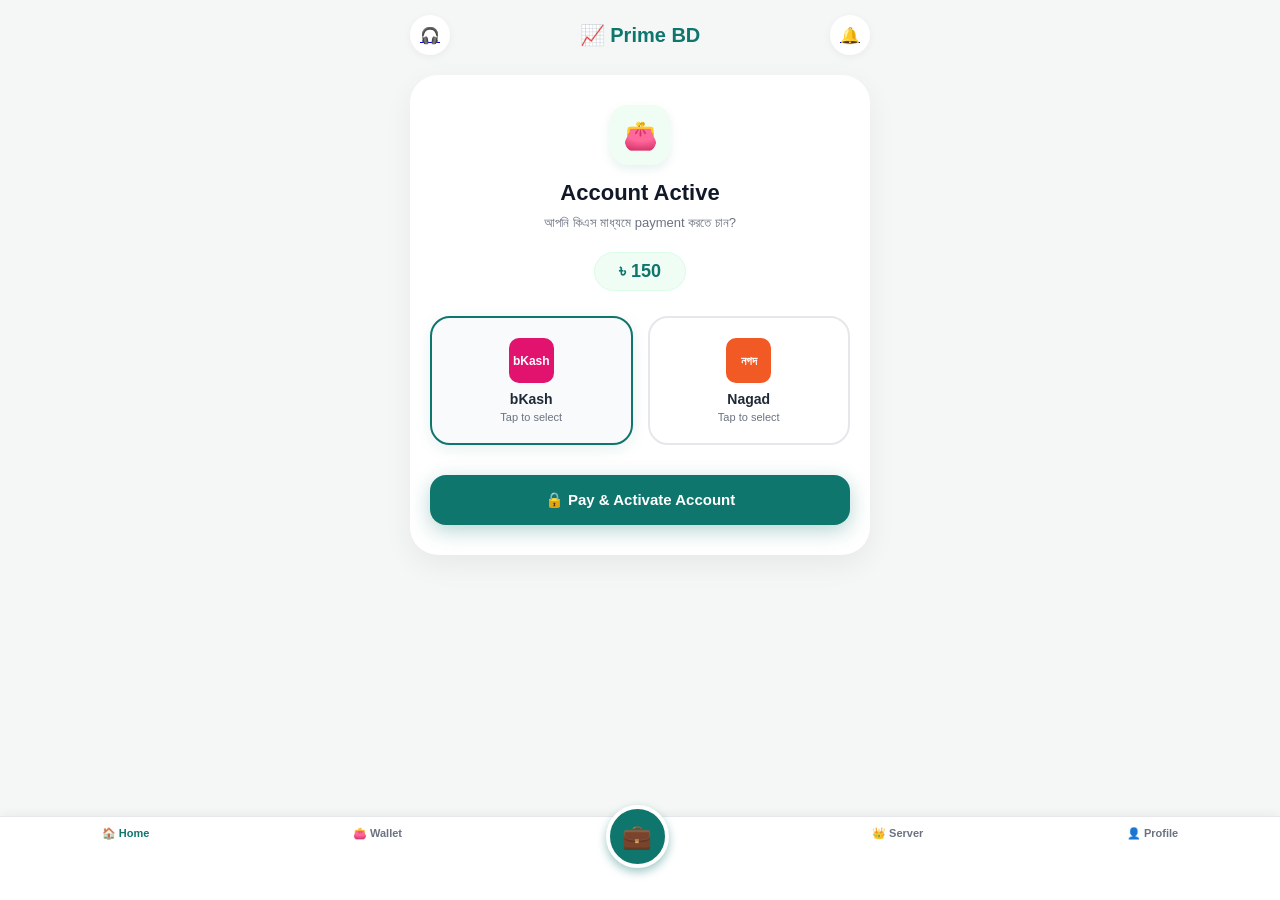
<file: activate.html>
<!DOCTYPE html>
<html lang="en">
<head>
    <meta charset="UTF-8">
    <meta name="viewport" content="width=device-width, initial-scale=1.0">
    <title>Account Active - Prime BD</title>
    <link rel="stylesheet" href="style.css">
    <style>
        .activate-container { max-width: 460px; margin: 15px auto; padding: 0 15px; }
        
        /* টপ হেডার */
        .dash-header { display: flex; justify-content: space-between; align-items: center; margin-bottom: 20px; }
        .support-icon, .notif-icon { width: 40px; height: 40px; background: white; border-radius: 50%; display: flex; align-items: center; justify-content: center; box-shadow: 0 2px 8px rgba(0,0,0,0.05); }
        .dash-logo { font-size: 20px; font-weight: 800; color: var(--brand-green); display: flex; align-items: center; gap: 6px; }

        /* মূল কার্ড */
        .activate-card { background: white; border-radius: 28px; padding: 30px 20px; text-align: center; box-shadow: 0 10px 30px rgba(0,0,0,0.06); margin-bottom: 20px; }
        
        .wallet-icon-box { width: 60px; height: 60px; background: #F0FDF4; border-radius: 18px; display: flex; align-items: center; justify-content: center; margin: 0 auto 15px; font-size: 28px; color: var(--brand-green); box-shadow: 0 4px 10px rgba(15, 118, 110, 0.1); }
        
        .activate-title { font-size: 22px; font-weight: 800; color: #111827; margin-bottom: 8px; }
        .activate-desc { font-size: 13px; color: var(--text-muted); margin-bottom: 20px; line-height: 1.4; }
        
        /* ফি ব্যাজ */
        .fee-badge { display: inline-block; background: #F0FDF4; color: var(--brand-green); font-size: 18px; font-weight: 800; padding: 8px 24px; border-radius: 30px; margin-bottom: 25px; border: 1px solid #DCFCE7; }

        /* পেমেন্ট মেথড সিলেকশন বক্স */
        .method-grid { display: flex; gap: 15px; justify-content: center; margin-bottom: 30px; }
        
        .method-option { flex: 1; background: #ffffff; border: 2px solid var(--border-color); border-radius: 20px; padding: 20px 10px; cursor: pointer; transition: 0.2s; text-align: center; }
        .method-option.selected { border-color: var(--brand-green); background: #F9FAFB; box-shadow: 0 4px 15px rgba(15, 118, 110, 0.1); }
        
        .method-logo { width: 50px; height: 50px; object-fit: contain; margin: 0 auto 10px; display: block; border-radius: 10px; }
        .method-name { font-weight: 700; font-size: 14px; color: #1F2937; margin-bottom: 4px; }
        .method-sub { font-size: 11px; color: var(--text-muted); }

        /* এক্টিভ বাটন */
        .pay-activate-btn { width: 100%; background: var(--brand-green); color: white; border: none; padding: 16px; border-radius: 16px; font-weight: bold; font-size: 15px; cursor: pointer; box-shadow: 0 6px 20px rgba(15,118,110,0.3); display: flex; align-items: center; justify-content: center; gap: 8px; }
    </style>
</head>
<body>

    <div class="activate-container">
        <!-- টপ বার -->
        <div class="dash-header">
            <a href="#" class="support-icon">🎧</a>
            <div class="dash-logo">📈 Prime BD</div>
            <a href="#" class="notif-icon">🔔</a>
        </div>

        <!-- মূল কার্ড -->
        <div class="activate-card">
            <div class="wallet-icon-box">👛</div>
            <div class="activate-title">Account Active</div>
            <div class="activate-desc">আপনি কিএস মাধ্যমে payment করতে চান?</div>
            
            <div class="fee-badge">৳ 150</div>

            <!-- মেথড সিলেকশন -->
            <div class="method-grid">
                <div class="method-option selected" onclick="selectMethod(this, 'bkash')">
                    <!-- বিকাশ লোগো বা আইকন -->
                    <div style="background: #E2136E; color: white; font-weight: bold; font-size: 12px; width: 45px; height: 45px; border-radius: 10px; display: flex; align-items: center; justify-content: center; margin: 0 auto 8px;">bKash</div>
                    <div class="method-name">bKash</div>
                    <div class="method-sub">Tap to select</div>
                </div>

                <div class="method-option" onclick="selectMethod(this, 'nagad')">
                    <!-- নগদ লোগো বা আইকন -->
                    <div style="background: #F15A24; color: white; font-weight: bold; font-size: 12px; width: 45px; height: 45px; border-radius: 10px; display: flex; align-items: center; justify-content: center; margin: 0 auto 8px;">নগদ</div>
                    <div class="method-name">Nagad</div>
                    <div class="method-sub">Tap to select</div>
                </div>
            </div>

            <button class="pay-activate-btn" id="confirmPayBtn">🔒 Pay & Activate Account</button>
        </div>
    </div>

    <!-- বটম ন্যাভিগেশন বার -->
    <div class="bottom-nav">
        <a href="dashboard.html" class="nav-item active">🏠 Home</a>
        <a href="wallet.html" class="nav-item">👛 Wallet</a>
        <a href="server.html" class="nav-center-btn">💼</a>
        <a href="server.html" class="nav-item">👑 Server</a>
        <a href="profile.html" class="nav-item">👤 Profile</a>
    </div>

    <script>
        let selectedGateway = "bkash";

        function selectMethod(element, method) {
            document.querySelectorAll('.method-option').forEach(opt => opt.classList.remove('selected'));
            element.classList.add('selected');
            selectedGateway = method;
        }

        document.getElementById("confirmPayBtn").addEventListener("click", () => {
            alert(selectedGateway.toUpperCase() + " এর মাধ্যমে ৳১৫০ পেমেন্ট রিকোয়েস্ট পাঠানো হয়েছে। (এটি ডেমো পেজ)");
            // এখানে পেমেন্ট গেটওয়ে ইন্টিগ্রেশন বা ট্রানজেকশন পেজে রিডাইরেক্ট করতে পারেন
        });
    </script>
</body>
              </html>
</file>
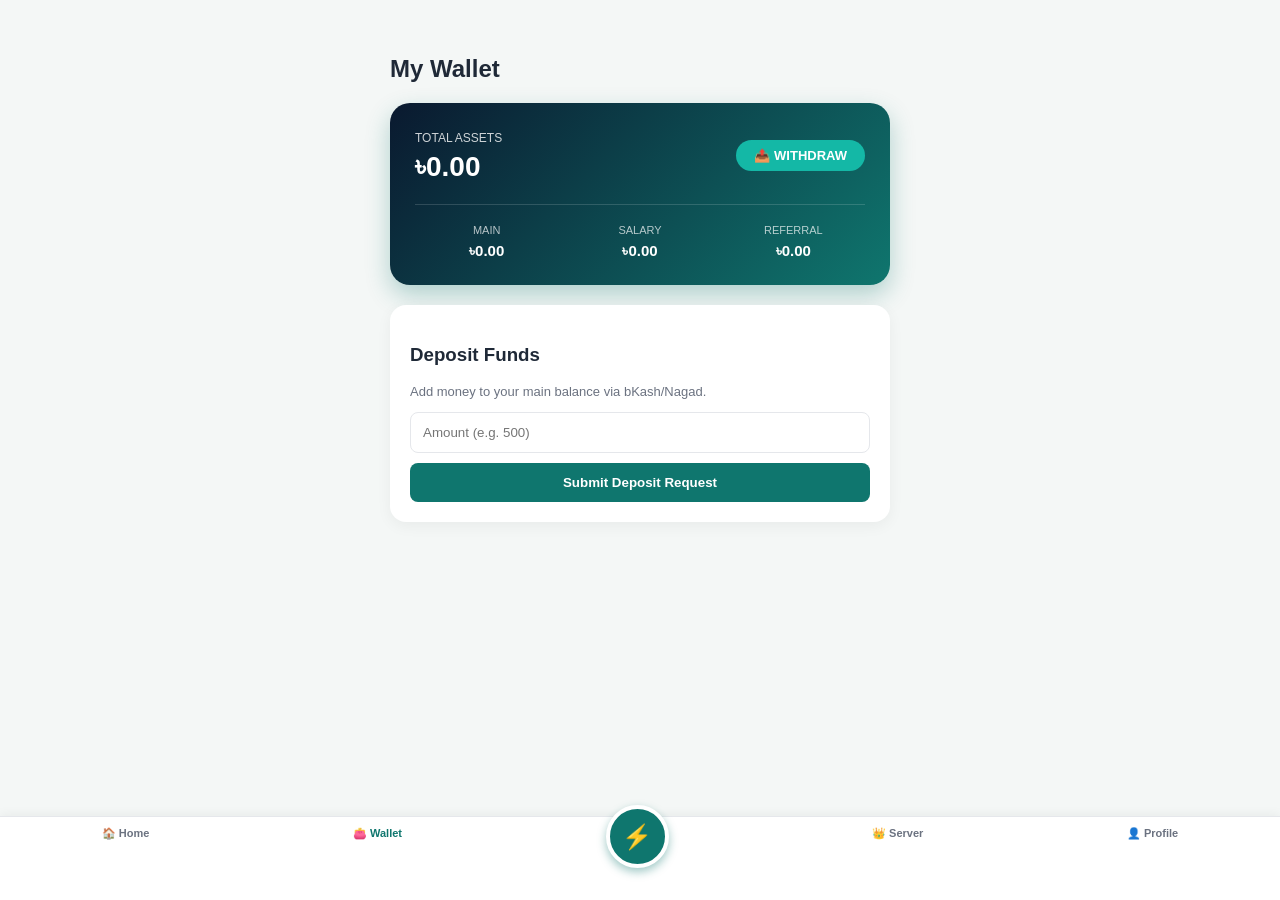
<file: wallet.html>
<!DOCTYPE html>
<html lang="en">
<head>
    <meta charset="UTF-8">
    <meta name="viewport" content="width=device-width, initial-scale=1.0">
    <title>Apexify - Wallet</title>
    <link rel="stylesheet" href="style.css">
    <style>
        .container { max-width: 500px; margin: 20px auto; padding: 15px; }
        .wallet-banner { background: linear-gradient(135deg, #0A192F 0%, #0F766E 100%); color: white; padding: 25px; border-radius: 20px; box-shadow: 0 10px 25px rgba(15, 118, 110, 0.3); margin-bottom: 20px; }
        .wallet-row { display: flex; justify-content: space-between; align-items: center; margin-bottom: 15px; }
        .cashout-btn { background: #14B8A6; color: white; border: none; padding: 8px 18px; border-radius: 20px; font-weight: bold; cursor: pointer; font-size: 13px; }
        .sub-balances { display: grid; grid-template-columns: repeat(3, 1fr); gap: 10px; margin-top: 20px; border-top: 1px solid rgba(255,255,255,0.15); padding-top: 15px; text-align: center; }
        .sub-val { font-size: 15px; font-weight: bold; margin-top: 4px; }
    </style>
</head>
<body>

    <div class="container">
        <h2>My Wallet</h2>
        
        <div class="wallet-banner">
            <div class="wallet-row">
                <div>
                    <span style="font-size: 12px; opacity: 0.8;">TOTAL ASSETS</span>
                    <h1 style="margin: 5px 0 0; font-size: 28px;">৳<span id="totalAsset">0.00</span></h1>
                </div>
                <button class="cashout-btn" onclick="openCashout()">📤 WITHDRAW</button>
            </div>
            
            <div class="sub-balances">
                <div>
                    <span style="font-size: 11px; opacity: 0.7;">MAIN</span>
                    <div class="sub-val">৳<span id="mainBal">0.00</span></div>
                </div>
                <div>
                    <span style="font-size: 11px; opacity: 0.7;">SALARY</span>
                    <div class="sub-val">৳0.00</div>
                </div>
                <div>
                    <span style="font-size: 11px; opacity: 0.7;">REFERRAL</span>
                    <div class="sub-val">৳0.00</div>
                </div>
            </div>
        </div>

        <div style="background: white; padding: 20px; border-radius: 16px; box-shadow: 0 4px 15px rgba(0,0,0,0.05);">
            <h3>Deposit Funds</h3>
            <p style="font-size: 13px; color: var(--text-muted);">Add money to your main balance via bKash/Nagad.</p>
            <input type="number" id="depAmount" placeholder="Amount (e.g. 500)" style="width: 100%; padding: 12px; margin-bottom: 10px; border: 1px solid var(--border-color); border-radius: 8px; box-sizing: border-box;">
            <button style="width: 100%; background: var(--brand-green); color: white; border: none; padding: 12px; border-radius: 8px; font-weight: bold; cursor: pointer;" onclick="alert('ডিপোজিট রিকোয়েস্ট পাঠানো হয়েছে!')">Submit Deposit Request</button>
        </div>
    </div>

    <!-- বটম ন্যাভিগেশন বার -->
    <div class="bottom-nav">
        <a href="dashboard.html" class="nav-item">🏠 Home</a>
        <a href="wallet.html" class="nav-item active">👛 Wallet</a>
        <a href="server.html" class="nav-center-btn">⚡</a>
        <a href="server.html" class="nav-item">👑 Server</a>
        <a href="profile.html" class="nav-item">👤 Profile</a>
    </div>

    <script>
        function openCashout() {
            const amount = prompt("Enter withdrawal amount (Min ৳500):");
            if(amount) {
                alert("উইথড্র রিকোয়েস্ট সফলভাবে জমা হয়েছে!");
            }
        }
    </script>
</body>
  </html>
</file>
<file: style.css>
:root {
    --brand-green: #0F766E;
    --brand-emerald: #14B8A6;
    --bg-main: #F4F7F6;
    --text-main: #1F2937;
    --text-muted: #6B7280;
    --border-color: #E5E7EB;
}

body {
    font-family: 'Segoe UI', Tahoma, Geneva, Verdana, sans-serif;
    background-color: var(--bg-main);
    color: var(--text-main);
    margin: 0;
    padding-bottom: 90px;
}

/* বটম ন্যাভিগেশন বার */
.bottom-nav {
    position: fixed;
    bottom: 0;
    left: 0;
    width: 100%;
    background: #ffffff;
    border-top: 1px solid var(--border-color);
    display: flex;
    justify-content: space-around;
    padding: 10px 0;
    box-shadow: 0 -2px 10px rgba(0,0,0,0.05);
    z-index: 1000;
}

.nav-item {
    text-align: center;
    color: var(--text-muted);
    text-decoration: none;
    font-size: 11px;
    font-weight: 600;
}

.nav-item.active {
    color: var(--brand-green);
}

.nav-center-btn {
    position: relative;
    top: -22px;
    background: var(--brand-green);
    color: white;
    width: 55px;
    height: 55px;
    border-radius: 50%;
    display: flex;
    align-items: center;
    justify-content: center;
    box-shadow: 0 4px 10px rgba(15, 118, 110, 0.4);
    border: 4px solid #ffffff;
    text-decoration: none;
    font-size: 24px;
}
</file>
